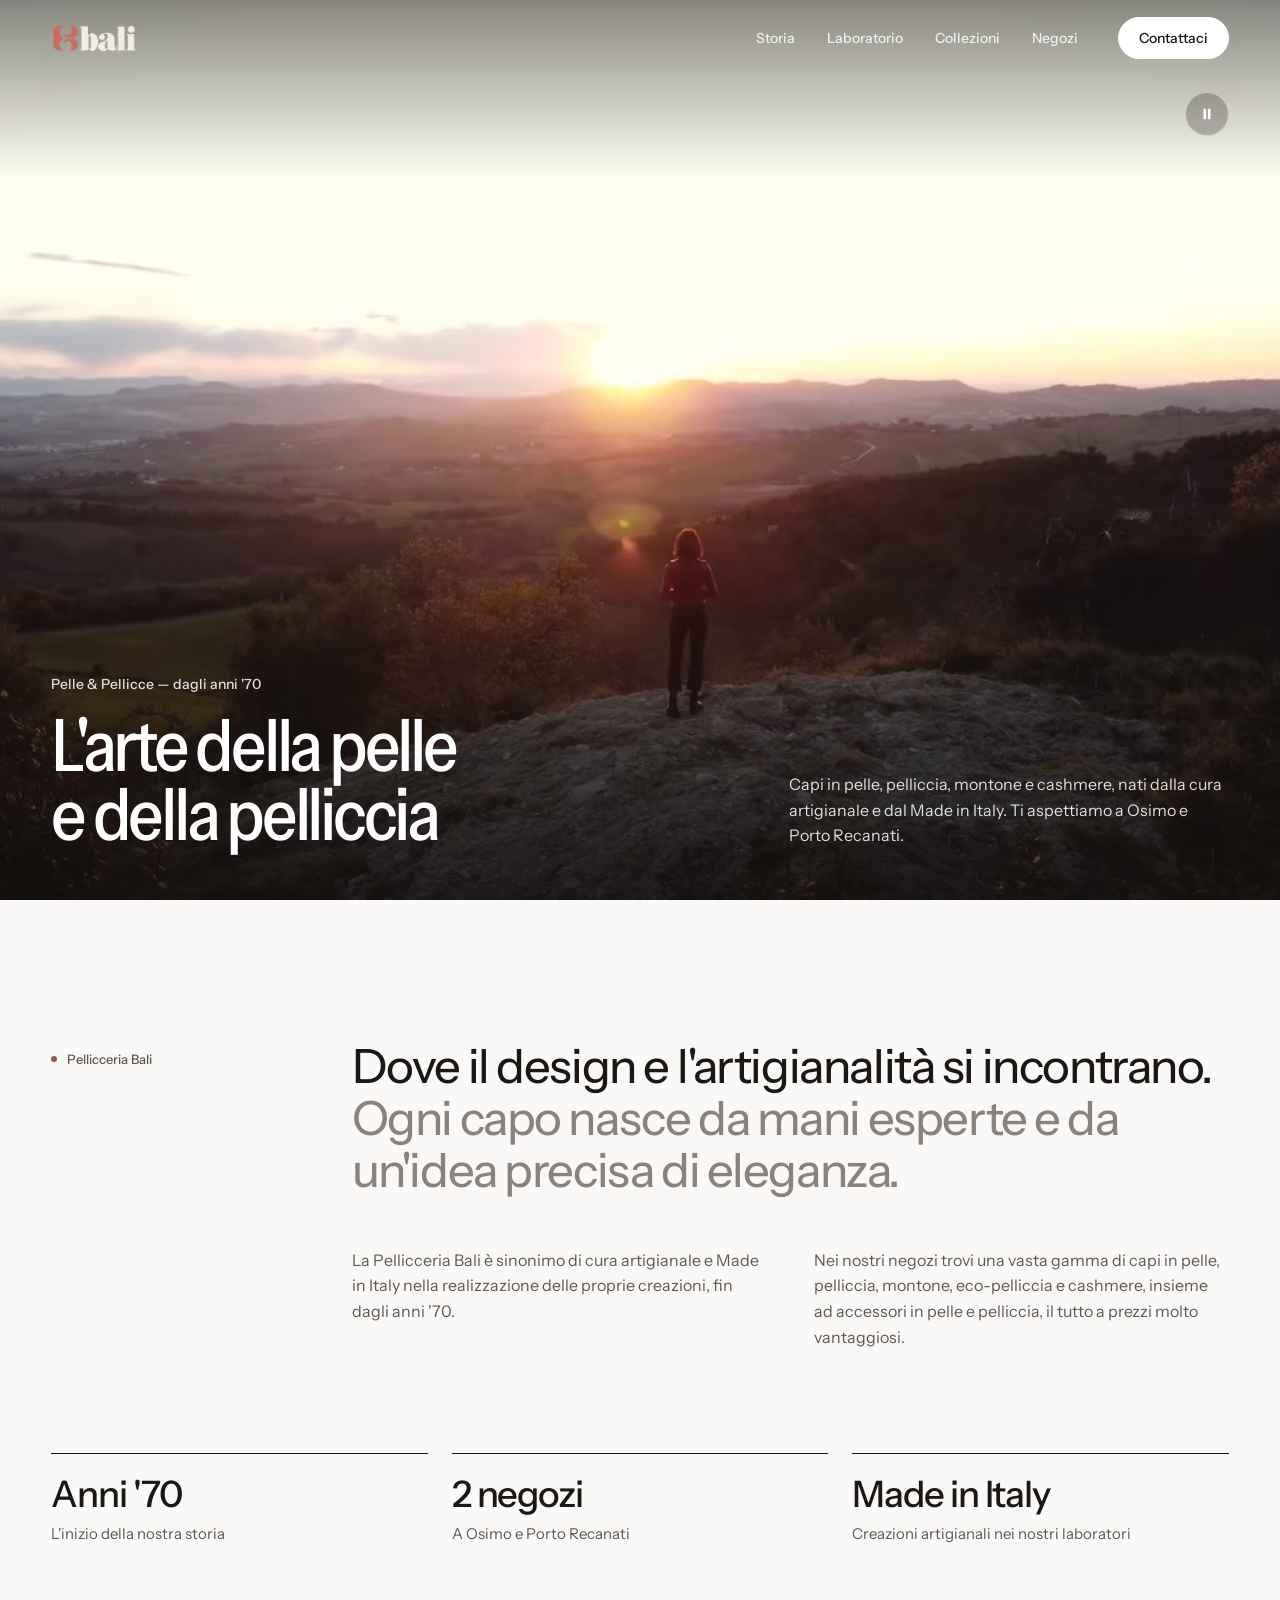
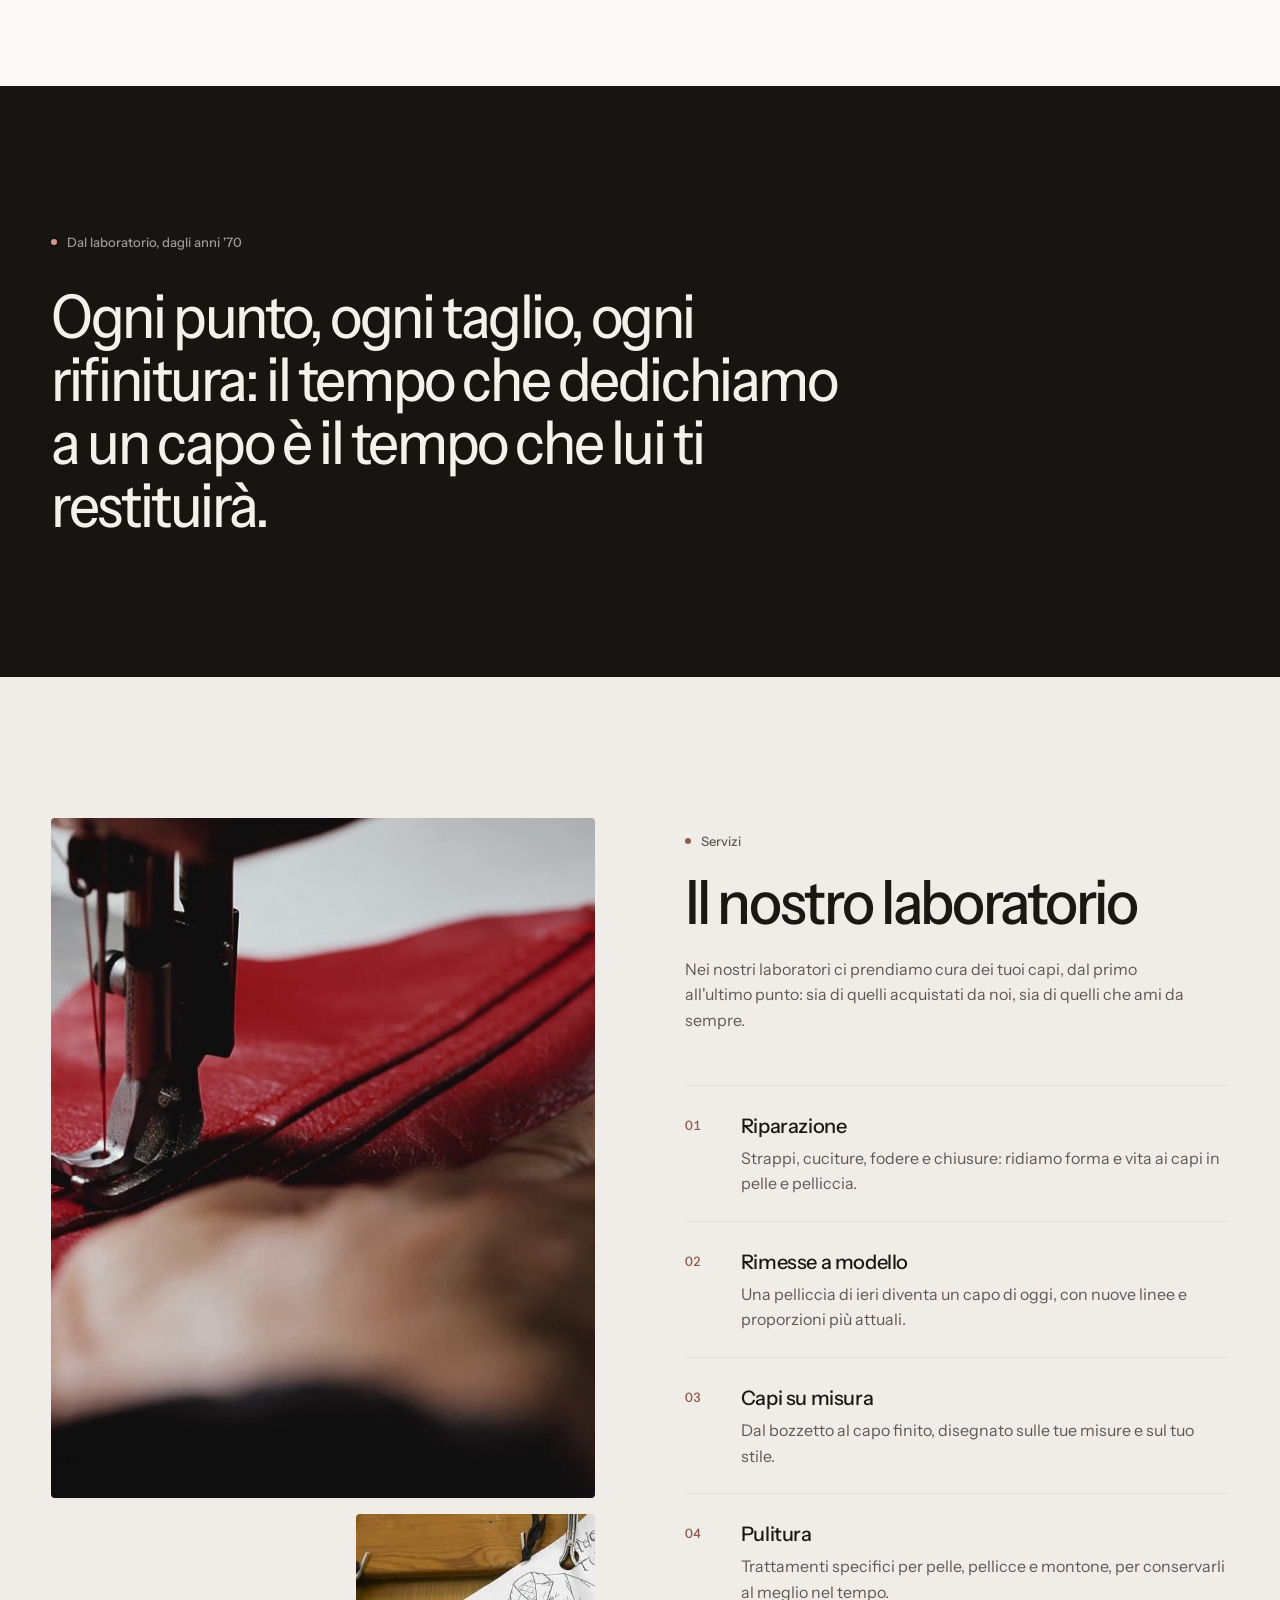
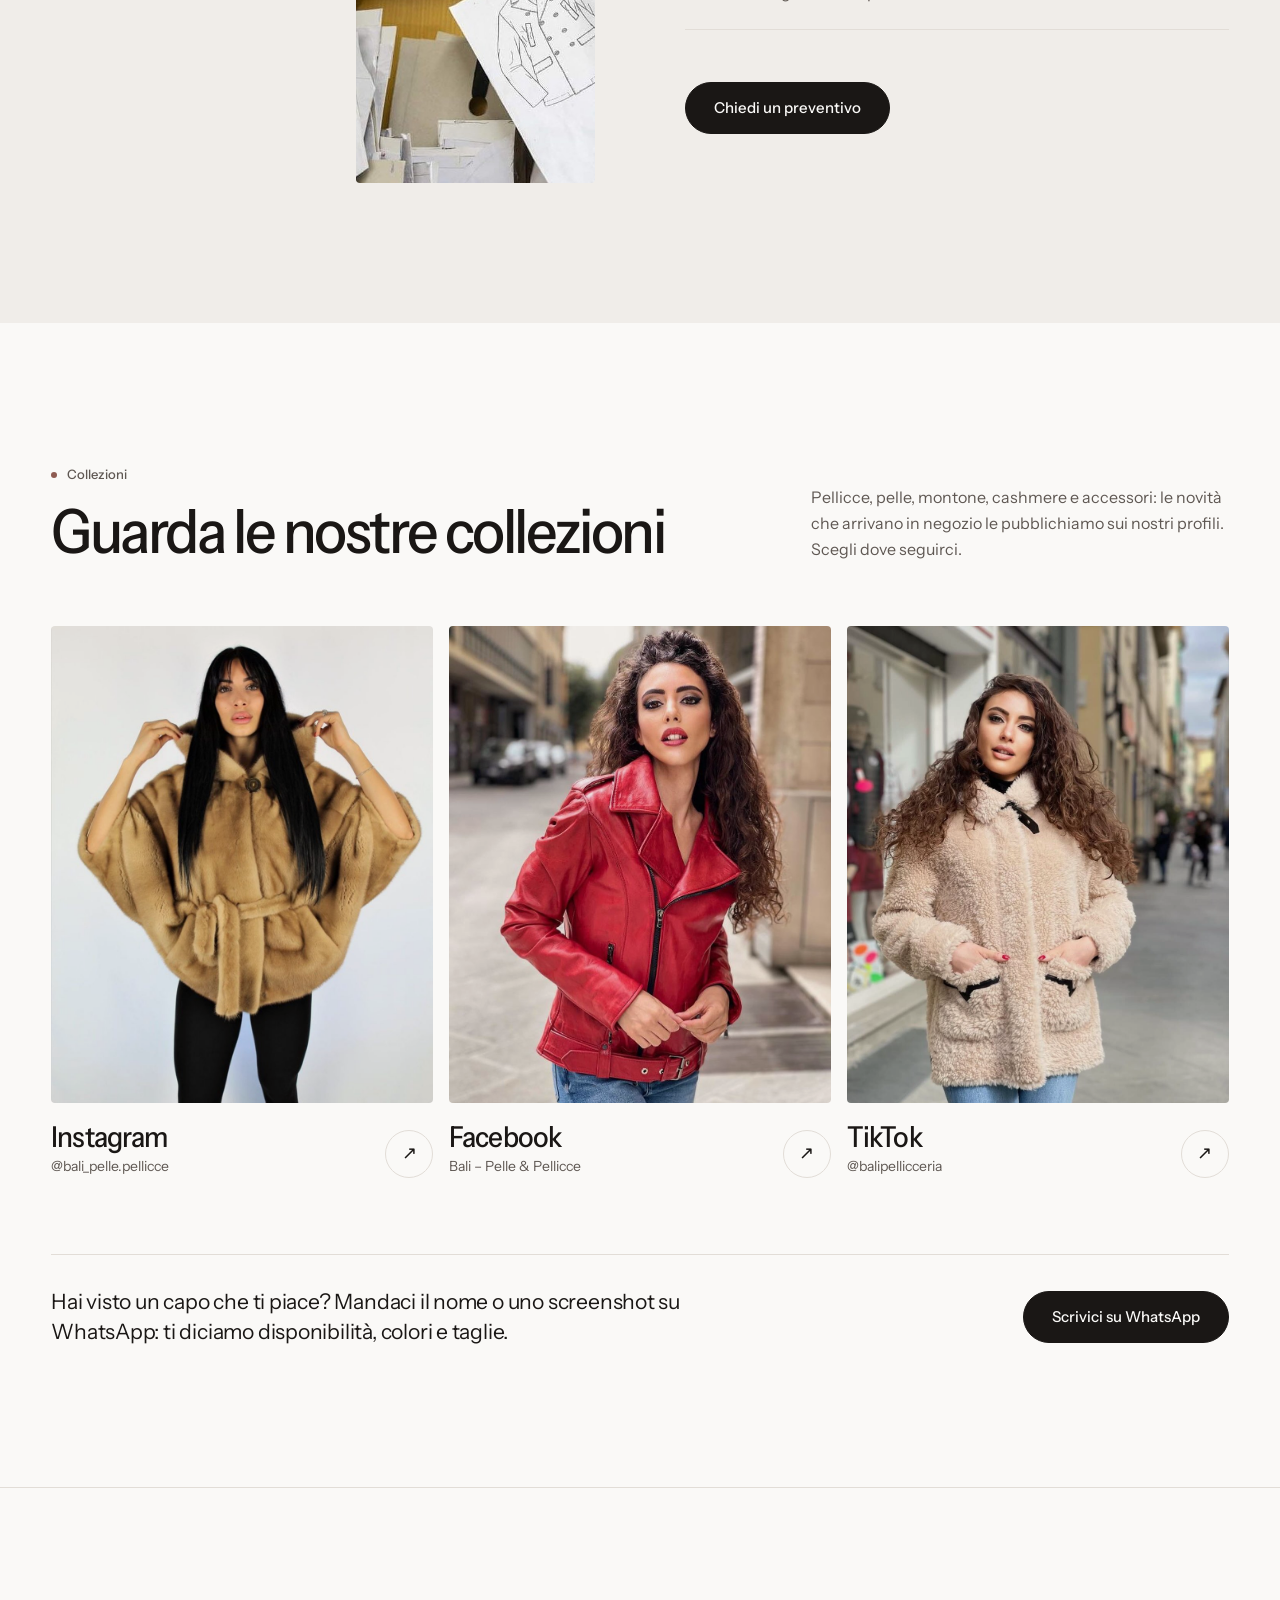
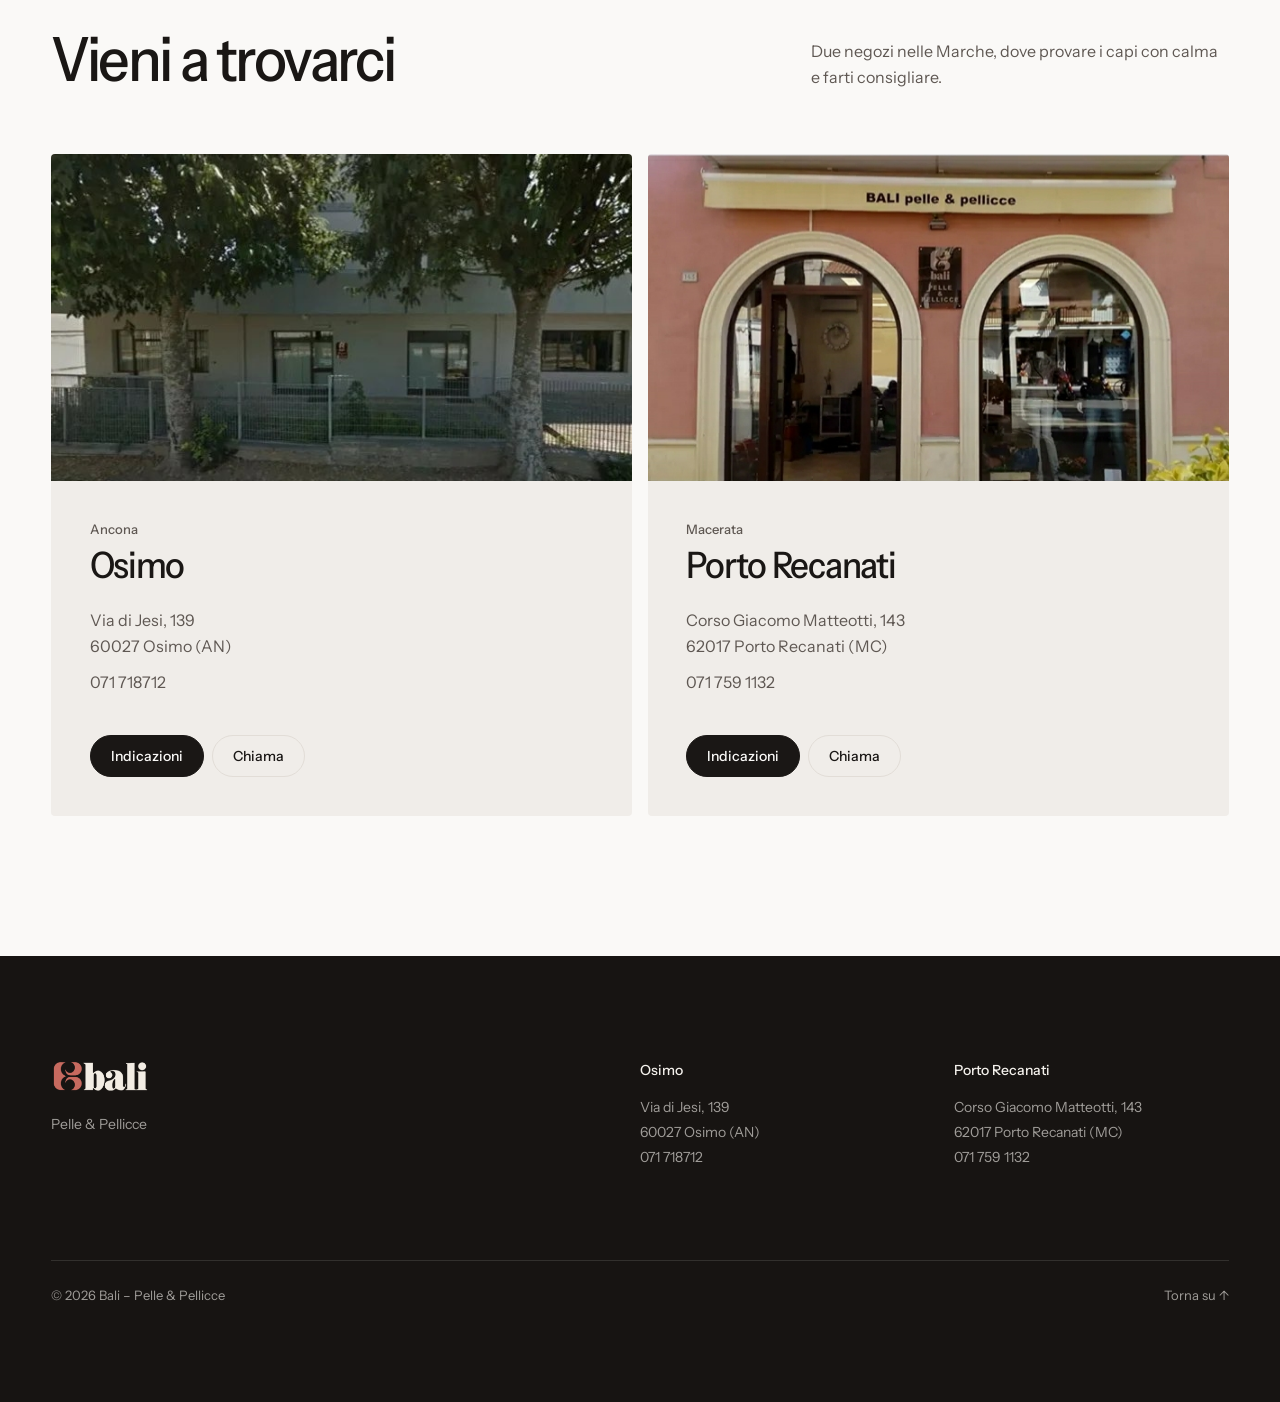
<file: index.html>
<!doctype html>
<html lang="it">
<head>
  <meta charset="utf-8">
  <meta name="viewport" content="width=device-width, initial-scale=1">
  <title>Bali – Pelle &amp; Pellicce | Osimo e Porto Recanati</title>
  <meta name="description" content="Pellicceria Bali: capi in pelle, pelliccia, montone, cashmere e accessori, cura artigianale e Made in Italy dagli anni '70. Laboratorio per riparazioni, rimesse a modello e capi su misura. Negozi a Osimo e Porto Recanati.">
  <meta name="theme-color" content="#faf9f7">
  <link rel="icon" type="image/png" href="img/favicon-tenue.png">
  <link rel="apple-touch-icon" href="img/favicon-tenue.png">

  <meta property="og:type" content="website">
  <meta property="og:title" content="Bali – Pelle &amp; Pellicce">
  <meta property="og:description" content="Cura artigianale e Made in Italy dagli anni '70. Negozi a Osimo e Porto Recanati.">
  <meta property="og:image" content="img/hero.jpg">
  <meta property="og:locale" content="it_IT">

  <link rel="preload" href="fonts/instrument-sans-latin.woff2" as="font" type="font/woff2" crossorigin>
  <link rel="stylesheet" href="fonts/fonts.css">
  <link rel="stylesheet" href="style.css">

  <script>document.documentElement.classList.add('js')</script>
  <script type="application/ld+json">
  {
    "@context": "https://schema.org",
    "@graph": [
      {
        "@type": "ClothingStore",
        "name": "Bali – Pelle & Pellicce Osimo",
        "image": "img/negozio-osimo.jpg",
        "telephone": "+39 071 718712",
        "address": { "@type": "PostalAddress", "streetAddress": "Via di Jesi, 139", "addressLocality": "Osimo", "postalCode": "60027", "addressRegion": "AN", "addressCountry": "IT" }
      },
      {
        "@type": "ClothingStore",
        "name": "Bali – Pelle & Pellicce Porto Recanati",
        "image": "img/negozio-porto-recanati.jpg",
        "telephone": "+39 071 759 1132",
        "address": { "@type": "PostalAddress", "streetAddress": "Corso Giacomo Matteotti, 143", "addressLocality": "Porto Recanati", "postalCode": "62017", "addressRegion": "MC", "addressCountry": "IT" }
      }
    ]
  }
  </script>
</head>
<body>
  <a class="salta" href="#contenuto">Vai al contenuto</a>

  <!-- ============ HEADER ============ -->
  <header class="header" id="header">
    <div class="header__inner">
      <a class="header__logo" href="#top" aria-label="Bali – Pelle &amp; Pellicce, torna all'inizio">
        <img class="logo-chiaro" src="img/logo-chiaro.png" alt="" width="750" height="258">
        <img class="logo-scuro" src="img/logo-tenue.png" alt="" width="750" height="258">
      </a>
      <nav class="nav" id="nav" aria-label="Menu principale">
        <ul class="nav__lista">
          <li><a href="#storia">Storia</a></li>
          <li><a href="#laboratorio">Laboratorio</a></li>
          <li><a href="#collezioni">Collezioni</a></li>
          <li><a href="#negozi">Negozi</a></li>
        </ul>
        <a class="btn btn--piccolo nav__cta" href="https://wa.me/390717591132" target="_blank" rel="noopener">Contattaci</a>
      </nav>
      <button class="burger" id="burger" type="button" aria-expanded="false" aria-controls="nav" aria-label="Apri il menu">
        <span></span><span></span>
      </button>
    </div>
  </header>

  <main id="contenuto">

    <!-- ============ HERO ============ -->
    <section class="hero" id="top">
      <div class="hero__media">
        <video class="hero__video" id="hero-video" autoplay muted loop playsinline preload="auto" poster="img/spot-poster.jpg" aria-label="Spot Bali – Pelle &amp; Pellicce: passione, unicità, artigianalità, stile, storia">
          <source src="video/spot-480.mp4" type="video/mp4" media="(max-width: 700px)">
          <source src="video/spot-720.mp4" type="video/mp4">
        </video>
        <button class="hero__pausa" id="hero-pausa" type="button" aria-pressed="false" aria-label="Metti in pausa il video">
          <svg class="icona-pausa" viewBox="0 0 16 16" width="14" height="14" aria-hidden="true"><path fill="currentColor" d="M4 2h3v12H4zM9 2h3v12H9z"/></svg>
          <svg class="icona-play" viewBox="0 0 16 16" width="14" height="14" aria-hidden="true"><path fill="currentColor" d="M4 2l10 6-10 6z"/></svg>
        </button>
      </div>
      <div class="contenitore hero__inner">
        <div class="hero__testa">
          <p class="hero__etichetta">Pelle &amp; Pellicce — dagli anni '70</p>
          <h1 class="hero__titolo">L'arte della pelle<br> e della pelliccia</h1>
        </div>
        <p class="hero__sotto">Capi in pelle, pelliccia, montone e cashmere, nati dalla cura artigianale e dal Made in Italy. Ti aspettiamo a Osimo e Porto Recanati.</p>
      </div>
    </section>

    <!-- ============ MANIFESTO ============ -->
    <section class="manifesto sezione" id="manifesto">
      <div class="contenitore manifesto__inner">
        <p class="etichetta reveal">Pellicceria Bali</p>
        <div>
          <p class="manifesto__frase reveal">Dove il design e l'artigianalità si incontrano. <span>Ogni capo nasce da mani esperte e da un'idea precisa di eleganza.</span></p>
          <div class="manifesto__colonne">
            <p class="reveal">La Pellicceria Bali è sinonimo di cura artigianale e Made in Italy nella realizzazione delle proprie creazioni, fin dagli anni '70.</p>
            <p class="reveal">Nei nostri negozi trovi una vasta gamma di capi in pelle, pelliccia, montone, eco-pelliccia e cashmere, insieme ad accessori in pelle e pelliccia, il tutto a prezzi molto vantaggiosi.</p>
          </div>
        </div>
      </div>
      <div class="contenitore">
        <dl class="numeri">
          <div class="reveal"><dt>Anni '70</dt><dd>L'inizio della nostra storia</dd></div>
          <div class="reveal"><dt>2 negozi</dt><dd>A Osimo e Porto Recanati</dd></div>
          <div class="reveal"><dt>Made in Italy</dt><dd>Creazioni artigianali nei nostri laboratori</dd></div>
        </dl>
      </div>
    </section>

    <!-- ============ CITAZIONE ============ -->
    <section class="citazione sezione" id="storia" aria-label="La nostra filosofia">
      <div class="contenitore citazione__inner">
        <p class="etichetta reveal">Dal laboratorio, dagli anni '70</p>
        <blockquote class="reveal">
          <p>Ogni punto, ogni taglio, ogni rifinitura: il tempo che dedichiamo a un capo è il tempo che lui ti restituirà.</p>
        </blockquote>
      </div>
    </section>

    <!-- ============ LABORATORIO ============ -->
    <section class="laboratorio sezione" id="laboratorio" aria-labelledby="titolo-laboratorio">
      <div class="contenitore laboratorio__inner">
        <div class="laboratorio__media">
          <figure class="laboratorio__foto reveal"><img src="img/laboratorio.jpg" alt="Cucitura di un capo in pelle rossa nel laboratorio Bali" loading="lazy" width="864" height="1080"></figure>
          <figure class="laboratorio__bozzetti reveal"><img src="img/bozzetti.jpg" alt="Bozzetti di capi su misura" loading="lazy" width="385" height="432"></figure>
        </div>
        <div class="laboratorio__testo">
          <p class="etichetta reveal">Servizi</p>
          <h2 class="titolo reveal" id="titolo-laboratorio">Il nostro laboratorio</h2>
          <p class="laboratorio__intro reveal">Nei nostri laboratori ci prendiamo cura dei tuoi capi, dal primo all'ultimo punto: sia di quelli acquistati da noi, sia di quelli che ami da sempre.</p>
          <ol class="servizi">
            <li class="servizio reveal"><span class="servizio__num">01</span><h3>Riparazione</h3><p>Strappi, cuciture, fodere e chiusure: ridiamo forma e vita ai capi in pelle e pelliccia.</p></li>
            <li class="servizio reveal"><span class="servizio__num">02</span><h3>Rimesse a modello</h3><p>Una pelliccia di ieri diventa un capo di oggi, con nuove linee e proporzioni più attuali.</p></li>
            <li class="servizio reveal"><span class="servizio__num">03</span><h3>Capi su misura</h3><p>Dal bozzetto al capo finito, disegnato sulle tue misure e sul tuo stile.</p></li>
            <li class="servizio reveal"><span class="servizio__num">04</span><h3>Pulitura</h3><p>Trattamenti specifici per pelle, pellicce e montone, per conservarli al meglio nel tempo.</p></li>
          </ol>
          <a class="btn reveal" href="https://wa.me/390717591132?text=Buongiorno%2C%20vorrei%20informazioni%20sui%20servizi%20del%20laboratorio." target="_blank" rel="noopener">Chiedi un preventivo</a>
        </div>
      </div>
    </section>

    <!-- ============ COLLEZIONI ============ -->
    <section class="collezioni sezione" id="collezioni" aria-labelledby="titolo-collezioni">
      <div class="contenitore">
        <div class="intestazione">
          <div class="intestazione__titolo">
            <p class="etichetta reveal">Collezioni</p>
            <h2 class="titolo reveal" id="titolo-collezioni">Guarda le nostre collezioni</h2>
          </div>
          <p class="intestazione__nota reveal">Pellicce, pelle, montone, cashmere e accessori: le novità che arrivano in negozio le pubblichiamo sui nostri profili. Scegli dove seguirci.</p>
        </div>

        <ul class="canali">
          <li class="reveal">
            <a class="canale" href="https://www.instagram.com/bali_pelle.pellicce" target="_blank" rel="noopener">
              <span class="canale__foto foto"><img src="img/p22.jpg" alt="" loading="lazy" width="928" height="1160"></span>
              <span class="canale__testo"><span class="canale__nome">Instagram</span><span class="canale__account">@bali_pelle.pellicce</span></span>
              <span class="canale__freccia" aria-hidden="true">↗</span>
            </a>
          </li>
          <li class="reveal">
            <a class="canale" href="https://www.facebook.com/share/15Z69AjW55/" target="_blank" rel="noopener">
              <span class="canale__foto foto"><img src="img/p07.jpg" alt="" loading="lazy" width="959" height="1199"></span>
              <span class="canale__testo"><span class="canale__nome">Facebook</span><span class="canale__account">Bali – Pelle &amp; Pellicce</span></span>
              <span class="canale__freccia" aria-hidden="true">↗</span>
            </a>
          </li>
          <li class="reveal">
            <a class="canale" href="https://www.tiktok.com/@balipellicceria" target="_blank" rel="noopener">
              <span class="canale__foto foto"><img src="img/p10.jpg" alt="" loading="lazy" width="1000" height="1350"></span>
              <span class="canale__testo"><span class="canale__nome">TikTok</span><span class="canale__account">@balipellicceria</span></span>
              <span class="canale__freccia" aria-hidden="true">↗</span>
            </a>
          </li>
        </ul>

        <div class="collezioni__whatsapp reveal">
          <p>Hai visto un capo che ti piace? Mandaci il nome o uno screenshot su WhatsApp: ti diciamo disponibilità, colori e taglie.</p>
          <a class="btn" href="https://wa.me/390717591132?text=Buongiorno%2C%20ho%20visto%20un%20capo%20sui%20vostri%20social%20e%20vorrei%20informazioni." target="_blank" rel="noopener">Scrivici su WhatsApp</a>
        </div>
      </div>
    </section>

    <!-- ============ NEGOZI ============ -->
    <section class="negozi sezione" id="negozi" aria-labelledby="titolo-negozi">
      <div class="contenitore">
        <div class="intestazione">
          <h2 class="titolo reveal" id="titolo-negozi">Vieni a trovarci</h2>
          <p class="intestazione__nota reveal">Due negozi nelle Marche, dove provare i capi con calma e farti consigliare.</p>
        </div>
        <div class="negozi__inner">
          <article class="negozio reveal">
            <figure class="negozio__foto"><img src="img/negozio-osimo.jpg" alt="L'esterno del negozio Bali di Osimo, in via di Jesi" loading="lazy" width="625" height="352"></figure>
            <div class="negozio__testo">
              <p class="negozio__provincia">Ancona</p>
              <h3 class="negozio__citta">Osimo</h3>
              <address>
                <a href="https://www.google.com/maps/search/?api=1&amp;query=Bali+Pelle+e+Pellicce+Via+di+Jesi+139+Osimo" target="_blank" rel="noopener">Via di Jesi, 139<br>60027 Osimo (AN)</a>
                <a href="tel:+39071718712">071 718712</a>
              </address>
              <div class="negozio__azioni">
                <a class="btn btn--piccolo" href="https://www.google.com/maps/search/?api=1&amp;query=Bali+Pelle+e+Pellicce+Via+di+Jesi+139+Osimo" target="_blank" rel="noopener">Indicazioni</a>
                <a class="btn btn--contorno btn--piccolo" href="tel:+39071718712">Chiama</a>
              </div>
            </div>
          </article>

          <article class="negozio reveal">
            <figure class="negozio__foto"><img src="img/negozio-porto-recanati.jpg" alt="La vetrina del negozio Bali di Porto Recanati, in corso Matteotti" loading="lazy" width="645" height="363"></figure>
            <div class="negozio__testo">
              <p class="negozio__provincia">Macerata</p>
              <h3 class="negozio__citta">Porto Recanati</h3>
              <address>
                <a href="https://www.google.com/maps/search/?api=1&amp;query=Bali+Pelle+e+Pellicce+Corso+Giacomo+Matteotti+143+Porto+Recanati" target="_blank" rel="noopener">Corso Giacomo Matteotti, 143<br>62017 Porto Recanati (MC)</a>
                <a href="tel:+390717591132">071 759 1132</a>
              </address>
              <div class="negozio__azioni">
                <a class="btn btn--piccolo" href="https://www.google.com/maps/search/?api=1&amp;query=Bali+Pelle+e+Pellicce+Corso+Giacomo+Matteotti+143+Porto+Recanati" target="_blank" rel="noopener">Indicazioni</a>
                <a class="btn btn--contorno btn--piccolo" href="tel:+390717591132">Chiama</a>
              </div>
            </div>
          </article>
        </div>
      </div>
    </section>

  </main>

  <!-- ============ FOOTER ============ -->
  <footer class="footer">
    <div class="contenitore">
      <div class="footer__alto">
        <div class="footer__marchio">
          <img src="img/logo-chiaro.png" alt="Bali – Pelle &amp; Pellicce" width="750" height="258" loading="lazy">
          <p>Pelle &amp; Pellicce</p>
        </div>
        <div class="footer__col">
          <h3>Osimo</h3>
          <p>Via di Jesi, 139<br>60027 Osimo (AN)</p>
          <a href="tel:+39071718712">071 718712</a>
        </div>
        <div class="footer__col">
          <h3>Porto Recanati</h3>
          <p>Corso Giacomo Matteotti, 143<br>62017 Porto Recanati (MC)</p>
          <a href="tel:+390717591132">071 759 1132</a>
        </div>
      </div>
      <div class="footer__basso">
        <p>© <span id="anno">2026</span> Bali – Pelle &amp; Pellicce</p>
        <!-- TODO: inserire ragione sociale e Partita IVA (obbligatoria sui siti aziendali) -->
        <a href="#top">Torna su ↑</a>
      </div>
    </div>
  </footer>

  <!-- WhatsApp fisso -->
  <a class="whatsapp" href="https://wa.me/390717591132?text=Buongiorno%2C%20vorrei%20alcune%20informazioni." target="_blank" rel="noopener" aria-label="Scrivici su WhatsApp">
    <svg viewBox="0 0 32 32" width="20" height="20" aria-hidden="true"><path fill="currentColor" d="M16 3C9 3 3.3 8.6 3.3 15.6c0 2.4.7 4.7 1.9 6.7L3 29l6.9-2.1c1.9 1 4 1.6 6.1 1.6 7 0 12.7-5.7 12.7-12.7S23 3 16 3zm0 23.2c-1.9 0-3.8-.5-5.4-1.5l-.4-.2-4.1 1.2 1.2-4-.3-.4c-1.1-1.7-1.6-3.6-1.6-5.6C5.4 9.8 10.2 5 16 5s10.6 4.8 10.6 10.6S21.8 26.2 16 26.2zm5.8-7.9c-.3-.2-1.9-.9-2.2-1-.3-.1-.5-.2-.7.2-.2.3-.8 1-1 1.2-.2.2-.4.2-.7.1-.3-.2-1.4-.5-2.6-1.6-1-.9-1.6-1.9-1.8-2.2-.2-.3 0-.5.1-.7l.5-.6c.2-.2.2-.4.3-.6.1-.2 0-.4 0-.6s-.7-1.7-1-2.3c-.3-.6-.5-.5-.7-.5h-.6c-.2 0-.6.1-.9.4-.3.3-1.2 1.1-1.2 2.8s1.2 3.2 1.4 3.5c.2.2 2.4 3.6 5.7 5 .8.3 1.4.5 1.9.7.8.3 1.5.2 2.1.1.6-.1 1.9-.8 2.2-1.5.3-.7.3-1.4.2-1.5-.1-.2-.3-.3-.6-.4z"/></svg>
    <span>Scrivici</span>
  </a>

  <script src="main.js"></script>
</body>
</html>
</file>
<file: fonts/fonts.css>
/* Font ospitato sul sito (licenza SIL Open Font License): Instrument Sans, variabile (peso 400–700, larghezza 75–100%) */
/* latin-ext */
@font-face {
  font-family: 'Instrument Sans';
  font-style: normal;
  font-weight: 400 700;
  font-stretch: 75% 100%;
  font-display: swap;
  src: url(instrument-sans-latin-ext.woff2) format('woff2');
  unicode-range: U+0100-02BA, U+02BD-02C5, U+02C7-02CC, U+02CE-02D7, U+02DD-02FF, U+0304, U+0308, U+0329, U+1D00-1DBF, U+1E00-1E9F, U+1EF2-1EFF, U+2020, U+20A0-20AB, U+20AD-20C4, U+2113, U+2C60-2C7F, U+A720-A7FF;
}
/* latin */
@font-face {
  font-family: 'Instrument Sans';
  font-style: normal;
  font-weight: 400 700;
  font-stretch: 75% 100%;
  font-display: swap;
  src: url(instrument-sans-latin.woff2) format('woff2');
  unicode-range: U+0000-00FF, U+0131, U+0152-0153, U+02BB-02BC, U+02C6, U+02DA, U+02DC, U+0304, U+0308, U+0329, U+2000-206F, U+20AC, U+2122, U+2191, U+2193, U+2212, U+2215, U+FEFF, U+FFFD;
}
</file>
<file: style.css>
/* Bali – Pelle & Pellicce
   Stile moderno e minimale: un solo carattere sans (Instrument Sans),
   fondo chiaro e caldo, foto rettangolari e grandi, contrasti netti,
   il rosa del marchio usato solo come accento. */

:root {
  --bg: #faf9f7;
  --bg-2: #f0ede9;
  --ink: #1a1715;
  --ink-2: #5f5853;
  --linea: #e2ddd7;
  --scuro: #171412;
  --accento: #8e5b51;
  --accento-chiaro: #d39a8c;

  --font: "Instrument Sans", "Helvetica Neue", Arial, sans-serif;

  --gutter: clamp(16px, 4vw, 56px);
  --max: 1440px;
  --sezione: clamp(88px, 11vw, 168px);
  --header: 76px;
  --raggio: 4px;
  --ease: cubic-bezier(.2, .7, .2, 1);
}

*, *::before, *::after { box-sizing: border-box; }
html { scroll-behavior: smooth; scroll-padding-top: var(--header); -webkit-text-size-adjust: 100%; }
body {
  margin: 0;
  background: var(--bg);
  color: var(--ink);
  font-family: var(--font);
  font-size: 16px;
  line-height: 1.6;
  -webkit-font-smoothing: antialiased;
  overflow-x: hidden;
}
img { display: block; max-width: 100%; height: auto; }
a { color: inherit; text-decoration: none; }
button { font: inherit; color: inherit; }
figure { margin: 0; }
h1, h2, h3 { margin: 0; font-weight: 500; }
p { margin: 0; }
::selection { background: var(--ink); color: var(--bg); }
:focus-visible { outline: 2px solid var(--accento); outline-offset: 3px; }

.salta {
  position: absolute; left: 16px; top: -60px; z-index: 200;
  background: var(--ink); color: var(--bg); padding: 10px 16px; border-radius: 999px;
}
.salta:focus { top: 16px; }

.contenitore { width: 100%; max-width: var(--max); margin: 0 auto; padding: 0 var(--gutter); }
.sezione { padding: var(--sezione) 0; }

/* foto prodotto: il fondo bianco degli scatti in studio si fonde col grigio caldo */
.foto { display: block; overflow: hidden; background: var(--bg-2); border-radius: var(--raggio); isolation: isolate; }
.foto img { width: 100%; height: 100%; object-fit: cover; mix-blend-mode: multiply; transition: transform 1.2s var(--ease); }

/* ---------- testi ricorrenti ---------- */
.etichetta {
  display: inline-flex; align-items: center; gap: 10px;
  font-size: 13px; font-weight: 500; color: var(--ink-2);
}
.etichetta::before { content: ""; width: 6px; height: 6px; border-radius: 50%; background: var(--accento); }

.titolo {
  font-size: clamp(2.1rem, 1.1rem + 3.4vw, 4.5rem);
  font-stretch: 92%;
  line-height: 1;
  letter-spacing: -.04em;
}

.intestazione {
  display: flex; justify-content: space-between; align-items: flex-end; gap: 24px 48px;
  flex-wrap: wrap;
  margin-bottom: clamp(36px, 5vw, 72px);
}
.intestazione__nota { max-width: 38ch; color: var(--ink-2); }

.link {
  text-decoration: underline; text-decoration-thickness: 1px; text-underline-offset: 4px;
  transition: color .3s;
}
.link:hover { color: var(--accento); }

/* ---------- bottoni ---------- */
.btn {
  display: inline-flex; align-items: center; justify-content: center; gap: 10px;
  min-height: 52px; padding: 0 28px;
  border: 1px solid var(--ink); border-radius: 999px;
  background: var(--ink); color: var(--bg);
  font-size: 15px; font-weight: 500; line-height: 1; white-space: nowrap;
  cursor: pointer;
  transition: background-color .3s, color .3s, border-color .3s;
}
.btn:hover { background: var(--accento); border-color: var(--accento); }
.btn--piccolo { min-height: 42px; padding: 0 20px; font-size: 14px; }
.btn--contorno { background: transparent; color: var(--ink); border-color: var(--linea); }
.btn--contorno:hover { background: var(--ink); border-color: var(--ink); color: var(--bg); }

/* ---------- header ---------- */
.header {
  position: fixed; inset: 0 0 auto; z-index: 100;
  color: #fff;
  transition: background-color .4s, color .4s, box-shadow .4s;
}
.header__inner {
  max-width: var(--max); height: var(--header); margin: 0 auto; padding: 0 var(--gutter);
  display: flex; align-items: center; justify-content: space-between; gap: 32px;
}
.header__logo { position: relative; display: block; }
.header__logo img { height: 30px; width: auto; transition: opacity .4s; }
.header__logo .logo-scuro { position: absolute; inset: 0; opacity: 0; }

.header.is-scrolled {
  background: rgba(250, 249, 247, .9);
  -webkit-backdrop-filter: blur(14px); backdrop-filter: blur(14px);
  box-shadow: 0 1px 0 var(--linea);
  color: var(--ink);
}
.header.is-scrolled .logo-chiaro, .menu-aperto .header .logo-chiaro { opacity: 0; }
.header.is-scrolled .logo-scuro, .menu-aperto .header .logo-scuro { opacity: 1; }

.nav { display: flex; align-items: center; gap: 40px; }
.nav__lista { list-style: none; margin: 0; padding: 0; display: flex; gap: 32px; }
.nav__lista a { font-size: 14px; font-weight: 500; opacity: .85; transition: opacity .3s; }
.nav__lista a:hover { opacity: 1; }
.nav__cta { background: #fff; border-color: #fff; color: var(--ink); }
.nav__cta:hover { background: var(--bg-2); border-color: var(--bg-2); color: var(--ink); }
.is-scrolled .nav__cta { background: var(--ink); border-color: var(--ink); color: var(--bg); }
.is-scrolled .nav__cta:hover { background: var(--accento); border-color: var(--accento); }

.burger { display: none; }

/* ---------- hero (video dello spot) ---------- */
.hero {
  position: relative; overflow: hidden;
  min-height: 100vh; min-height: 100svh;
  display: flex; align-items: flex-end;
  color: #fff; background: var(--scuro);
}
.hero__media { position: absolute; inset: 0; }
.hero__video { display: block; width: 100%; height: 100%; object-fit: cover; }
.hero__media::after {
  content: ""; position: absolute; inset: 0; pointer-events: none;
  background:
    linear-gradient(to bottom, rgba(18, 14, 12, .5), rgba(18, 14, 12, 0) 20%),
    linear-gradient(to top, rgba(18, 14, 12, .78), rgba(18, 14, 12, .25) 35%, rgba(18, 14, 12, 0) 55%);
}
.hero__pausa {
  position: absolute; z-index: 1; top: calc(var(--header) + 16px); right: var(--gutter);
  width: 44px; height: 44px; display: grid; place-items: center;
  border: 1px solid rgba(255, 255, 255, .45); border-radius: 50%;
  background: rgba(18, 14, 12, .25); color: #fff; cursor: pointer;
  -webkit-backdrop-filter: blur(8px); backdrop-filter: blur(8px);
  transition: background-color .3s, color .3s;
}
.hero__pausa:hover { background: #fff; color: var(--ink); }
.hero__pausa .icona-play, .hero__pausa[aria-pressed="true"] .icona-pausa { display: none; }
.hero__pausa[aria-pressed="true"] .icona-play { display: block; }

.hero__inner {
  position: relative;
  display: grid; grid-template-columns: minmax(0, 1fr) minmax(0, 40ch); align-items: end; gap: 24px 64px;
  padding-top: calc(var(--header) + 64px); padding-bottom: clamp(32px, 4vw, 56px);
}
.hero__etichetta { font-size: 14px; font-weight: 500; opacity: .85; margin-bottom: 16px; }
.hero__titolo {
  font-size: clamp(2.4rem, 1rem + 4.4vw, 5.75rem);
  font-stretch: 88%;
  line-height: .95;
  letter-spacing: -.045em;
}
.hero__sotto { color: rgba(255, 255, 255, .86); }

/* entrata */
.js .hero__inner > * { opacity: 0; transform: translateY(24px); }
.is-pronto .hero__inner > * { opacity: 1; transform: none; transition: opacity 1.1s var(--ease), transform 1.1s var(--ease); }
.is-pronto .hero__inner > :nth-child(2) { transition-delay: .2s; }

/* ---------- manifesto ---------- */
.manifesto__inner { display: grid; grid-template-columns: repeat(12, 1fr); gap: 24px; }
.manifesto__inner > .etichetta { grid-column: 1 / 4; align-self: start; padding-top: .6em; }
.manifesto__inner > div { grid-column: 4 / 13; }
.manifesto__frase {
  font-size: clamp(1.6rem, .95rem + 2.5vw, 3.4rem);
  font-weight: 450;
  line-height: 1.1;
  letter-spacing: -.03em;
}
.manifesto__frase span { color: #8a827c; }
.manifesto__colonne {
  display: grid; grid-template-columns: 1fr 1fr; gap: 24px 48px;
  max-width: 880px; margin-top: clamp(32px, 4vw, 56px); color: var(--ink-2);
}
.numeri {
  display: grid; grid-template-columns: repeat(3, 1fr); gap: 24px;
  margin: clamp(64px, 8vw, 128px) 0 0;
}
.numeri > div { border-top: 1px solid var(--ink); padding-top: 20px; }
.numeri dt { font-size: clamp(1.5rem, 1rem + 1.6vw, 2.5rem); font-weight: 500; letter-spacing: -.03em; line-height: 1.1; }
.numeri dd { margin: 8px 0 0; color: var(--ink-2); font-size: 15px; }

/* ---------- collezioni (sui social) ---------- */
.intestazione__titolo { display: grid; gap: 16px; justify-items: start; }
.canali { list-style: none; margin: 0; padding: 0; display: grid; grid-template-columns: repeat(3, 1fr); gap: 16px; }
.canale { display: grid; grid-template-columns: 1fr auto; align-items: end; gap: 0 16px; }
.canale__foto { grid-column: 1 / -1; aspect-ratio: 4 / 5; margin-bottom: 18px; }
.canale__foto img { object-position: 50% 20%; }
.canale__testo { display: grid; gap: 2px; min-width: 0; }
.canale__nome { font-size: clamp(1.4rem, 1rem + 1vw, 2rem); font-weight: 500; font-stretch: 92%; letter-spacing: -.03em; line-height: 1.1; }
.canale__account { font-size: 14px; color: var(--ink-2); overflow-wrap: anywhere; }
.canale__freccia {
  width: 48px; height: 48px; display: grid; place-items: center;
  border: 1px solid var(--linea); border-radius: 50%; font-size: 18px;
  transition: background-color .3s, color .3s, border-color .3s;
}
.canale:hover img { transform: scale(1.04); }
.canale:hover .canale__freccia { background: var(--ink); border-color: var(--ink); color: var(--bg); }
.collezioni__whatsapp {
  display: flex; justify-content: space-between; align-items: center; gap: 24px 48px; flex-wrap: wrap;
  margin-top: clamp(48px, 6vw, 80px); padding-top: 32px; border-top: 1px solid var(--linea);
}
.collezioni__whatsapp p { max-width: 52ch; font-size: clamp(1.1rem, 1rem + .4vw, 1.35rem); line-height: 1.4; letter-spacing: -.01em; }

/* ---------- citazione ---------- */
.citazione { background: var(--scuro); color: #f4f1ec; }
.citazione .etichetta { color: rgba(244, 241, 236, .6); }
.citazione .etichetta::before { background: var(--accento-chiaro); }
.citazione blockquote { margin: 32px 0 0; }
.citazione blockquote p {
  max-width: 22ch;
  font-size: clamp(1.9rem, .9rem + 3.6vw, 5rem);
  font-weight: 450;
  font-stretch: 92%;
  line-height: 1.04;
  letter-spacing: -.04em;
}

/* ---------- laboratorio ---------- */
.laboratorio { background: var(--bg-2); }
.laboratorio__inner { display: grid; grid-template-columns: 1fr 1fr; gap: clamp(40px, 7vw, 128px); align-items: start; }
.laboratorio__media { display: grid; gap: 16px; }
.laboratorio__foto { aspect-ratio: 4 / 5; overflow: hidden; border-radius: var(--raggio); }
.laboratorio__foto img { width: 100%; height: 100%; object-fit: cover; }
.laboratorio__bozzetti { width: 44%; justify-self: end; overflow: hidden; border-radius: var(--raggio); }
.laboratorio__testo { padding-top: 8px; }
.laboratorio__testo .titolo { margin: 20px 0 24px; }
.laboratorio__intro { max-width: 46ch; color: var(--ink-2); }
.servizi { list-style: none; margin: clamp(36px, 4vw, 56px) 0; padding: 0; border-bottom: 1px solid var(--linea); }
.servizio {
  display: grid; grid-template-columns: 56px 1fr; gap: 4px 0;
  padding: 24px 0; border-top: 1px solid var(--linea);
}
.servizio__num { grid-row: span 2; font-size: 13px; font-weight: 500; color: var(--accento); font-variant-numeric: tabular-nums; padding-top: 5px; }
.servizio h3 { font-size: 20px; letter-spacing: -.02em; }
.servizio p { color: var(--ink-2); }

/* ---------- negozi ---------- */
.negozi { border-top: 1px solid var(--linea); }
.negozi__inner { display: grid; grid-template-columns: 1fr 1fr; gap: 16px; }
.negozio {
  display: flex; flex-direction: column;
  background: var(--bg-2); border-radius: var(--raggio); overflow: hidden;
}
.negozio__foto { aspect-ratio: 16 / 9; overflow: hidden; }
.negozio__foto img { width: 100%; height: 100%; object-fit: cover; }
.negozio__testo { flex: 1; display: flex; flex-direction: column; padding: clamp(24px, 3vw, 40px); }
.negozio__provincia { font-size: 13px; font-weight: 500; color: var(--ink-2); }
.negozio__citta { margin-top: 6px; font-size: clamp(1.75rem, 1rem + 1.6vw, 2.5rem); font-stretch: 92%; letter-spacing: -.035em; line-height: 1.05; }
.negozio address { display: grid; gap: 10px; margin: 24px 0 40px; font-style: normal; color: var(--ink-2); }
.negozio address a { transition: color .3s; }
.negozio address a:hover { color: var(--ink); }
.negozio__azioni { margin-top: auto; display: flex; flex-wrap: wrap; gap: 8px; }

/* ---------- footer ---------- */
.footer { background: var(--scuro); color: rgba(244, 241, 236, .62); padding: clamp(64px, 8vw, 112px) 0 96px; font-size: 14px; }
.footer__alto { display: grid; grid-template-columns: 2fr 1fr 1fr; gap: 40px; }
.footer__marchio img { height: 34px; width: auto; }
.footer__marchio p { max-width: 32ch; margin-top: 20px; }
.footer__col h3 { margin-bottom: 14px; font-size: 14px; color: #f4f1ec; }
.footer__col p, .footer__col a { display: block; line-height: 1.8; }
.footer a { transition: color .3s; }
.footer a:hover { color: #f4f1ec; }
.footer__basso {
  display: flex; justify-content: space-between; gap: 16px; flex-wrap: wrap;
  margin-top: clamp(56px, 7vw, 96px); padding-top: 24px;
  border-top: 1px solid rgba(244, 241, 236, .12); font-size: 13px;
}

/* ---------- WhatsApp fisso ---------- */
.whatsapp {
  position: fixed; right: 20px; bottom: 20px; z-index: 90;
  display: inline-flex; align-items: center; gap: 10px;
  min-height: 52px; padding: 0 22px 0 18px;
  border-radius: 999px; background: var(--ink); color: var(--bg);
  font-size: 14px; font-weight: 500;
  box-shadow: 0 10px 30px rgba(26, 23, 21, .18);
  opacity: 0; transform: translateY(12px); pointer-events: none;
  transition: opacity .4s, transform .4s var(--ease), background-color .3s;
}
.whatsapp.is-visibile { opacity: 1; transform: none; pointer-events: auto; }
.whatsapp:hover { background: var(--accento); }

/* ---------- comparsa allo scorrimento ---------- */
.js .reveal { opacity: 0; transform: translateY(20px); transition: opacity .9s var(--ease), transform .9s var(--ease); }
.js .reveal.is-visibile { opacity: 1; transform: none; }

/* ---------- tablet ---------- */
@media (max-width: 1100px) {
  .footer__alto { grid-template-columns: 1fr 1fr; }
  .footer__marchio { grid-column: 1 / -1; }
}

/* ---------- menu mobile ---------- */
@media (max-width: 900px) {
  .burger {
    display: block; position: relative; width: 44px; height: 44px; margin-right: -10px;
    border: 0; background: none; cursor: pointer;
  }
  .burger span { position: absolute; left: 11px; right: 11px; height: 1.5px; background: currentColor; transition: transform .4s var(--ease), top .4s var(--ease); }
  .burger span:first-child { top: 18px; }
  .burger span:last-child { top: 25px; }
  .menu-aperto .burger span:first-child { top: 21.5px; transform: rotate(45deg); }
  .menu-aperto .burger span:last-child { top: 21.5px; transform: rotate(-45deg); }

  .nav {
    position: fixed; inset: 0; z-index: -1;
    flex-direction: column; align-items: flex-start; justify-content: center; gap: 40px;
    padding: var(--header) var(--gutter) 40px;
    background: var(--bg); color: var(--ink);
    opacity: 0; visibility: hidden; transition: opacity .4s, visibility .4s;
  }
  .nav__lista { flex-direction: column; gap: 4px; }
  .nav__lista a { font-size: clamp(2rem, 9vw, 3rem); font-stretch: 92%; letter-spacing: -.035em; line-height: 1.2; opacity: 1; }
  .nav__cta, .is-scrolled .nav__cta { background: var(--ink); border-color: var(--ink); color: var(--bg); }
  .menu-aperto .nav { opacity: 1; visibility: visible; }
  .menu-aperto .header { color: var(--ink); background: transparent; box-shadow: none; -webkit-backdrop-filter: none; backdrop-filter: none; }
  .menu-aperto { overflow: hidden; }
}

/* ---------- telefono ---------- */
@media (max-width: 760px) {
  :root { --header: 64px; }
  .header__logo img { height: 26px; }


  .manifesto__inner { display: block; }
  .manifesto__inner > .etichetta { margin-bottom: 24px; padding: 0; }
  .manifesto__colonne { grid-template-columns: 1fr; }
  .numeri { grid-template-columns: 1fr; gap: 0; }
  .numeri > div { padding: 20px 0 24px; border-top-color: var(--linea); }
  .numeri > div:first-child { border-top-color: var(--ink); }

  .canali {
    grid-template-columns: repeat(3, 78vw); overflow-x: auto; scroll-snap-type: x mandatory;
    margin: 0 calc(var(--gutter) * -1); padding: 0 var(--gutter); scroll-padding: 0 var(--gutter); scrollbar-width: none;
  }
  .canali::-webkit-scrollbar { display: none; }
  .canali > li { scroll-snap-align: start; }

  .laboratorio__inner { grid-template-columns: 1fr; }
  .negozi__inner { grid-template-columns: 1fr; }
  .footer__alto { grid-template-columns: 1fr; gap: 32px; }

  .whatsapp { right: 16px; bottom: 16px; padding: 0 16px; min-height: 48px; }
  .whatsapp span { display: none; }}

/* ---------- hero su telefono: il video si vede intero (le parole dello spot sono al centro) ---------- */
@media (max-width: 700px) {
  .hero { display: block; min-height: 0; padding-top: var(--header); }
  .hero__media { position: relative; inset: auto; aspect-ratio: 16 / 9; }
  .hero__media::after { background: linear-gradient(to top, rgba(18, 14, 12, .35), rgba(18, 14, 12, 0) 40%); }
  .hero__pausa { top: auto; bottom: 12px; right: 12px; width: 40px; height: 40px; }
  .hero__inner { grid-template-columns: 1fr; padding-top: 28px; padding-bottom: 40px; }
}

@media (prefers-reduced-motion: reduce) {
  html { scroll-behavior: auto; }
  *, *::before, *::after { animation-duration: .01ms !important; transition-duration: .01ms !important; }
  .js .reveal, .js .hero__inner > * { transform: none; }
}
</file>
